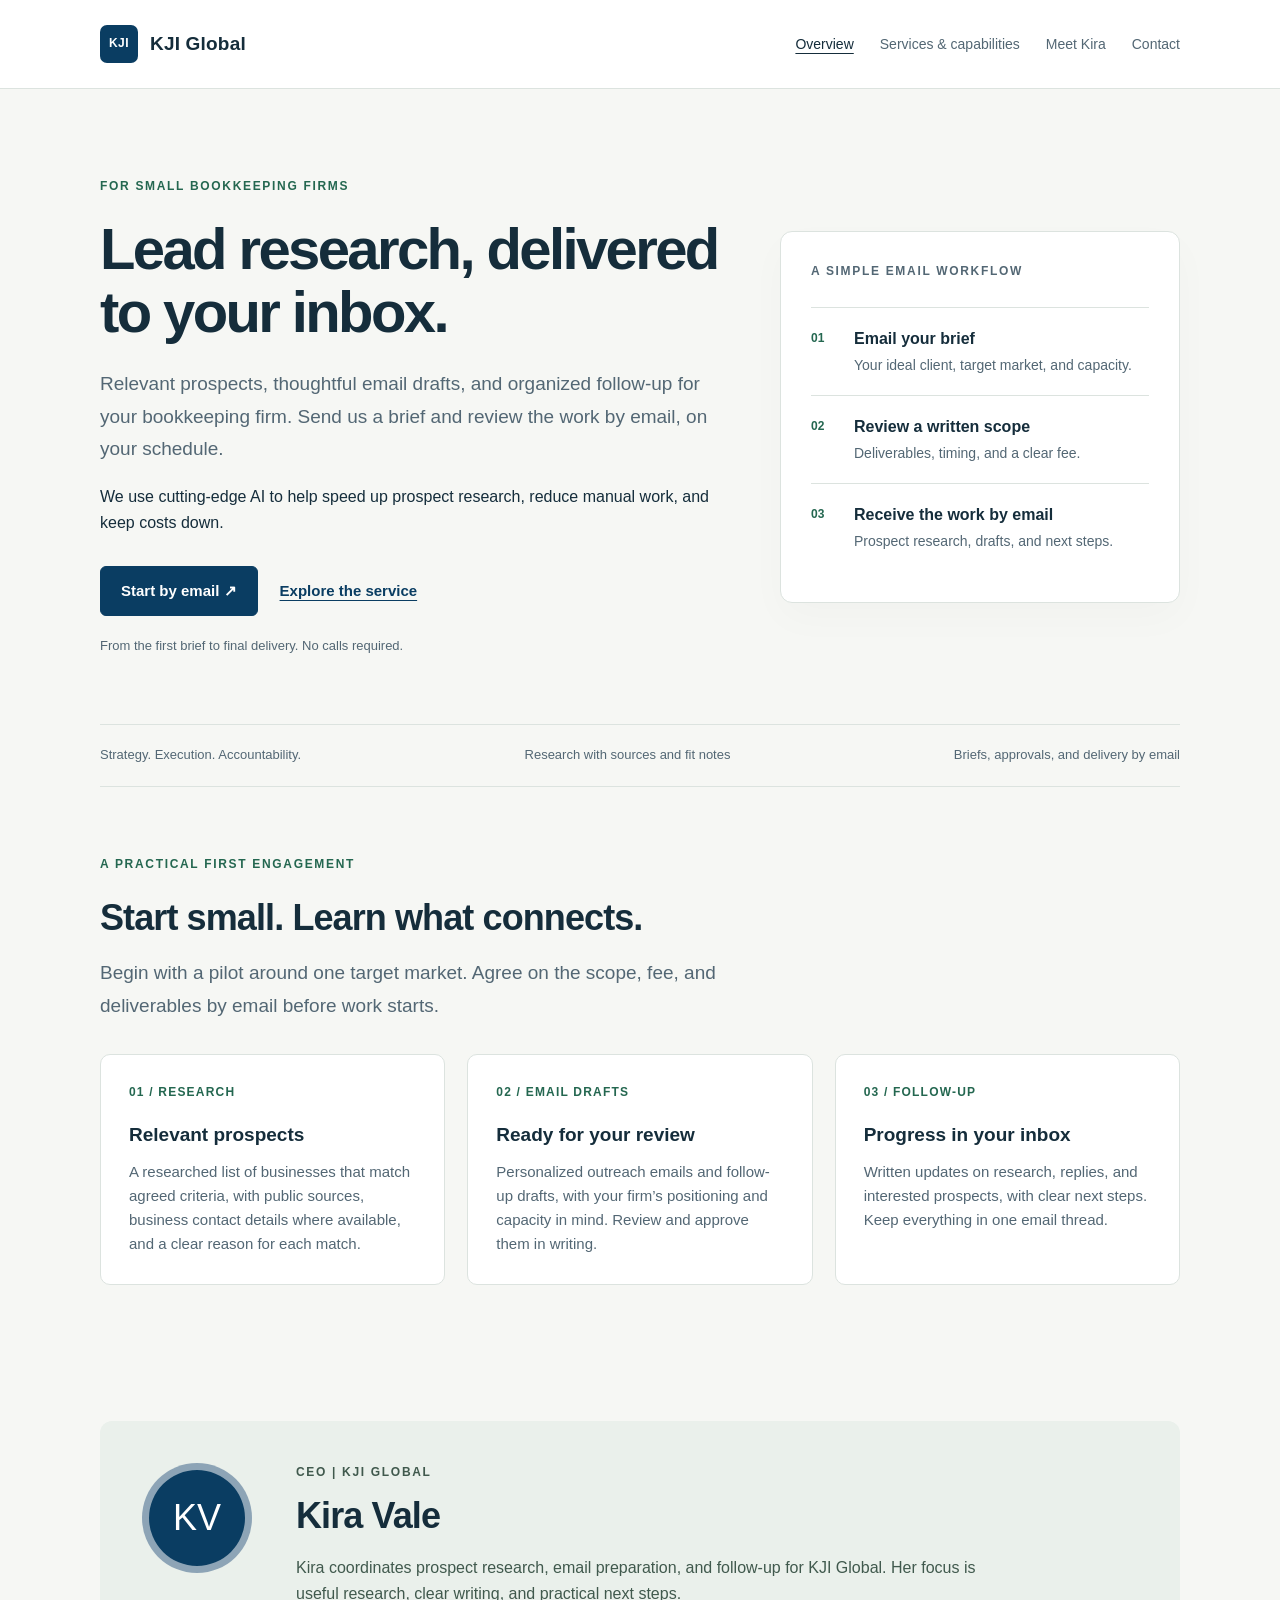
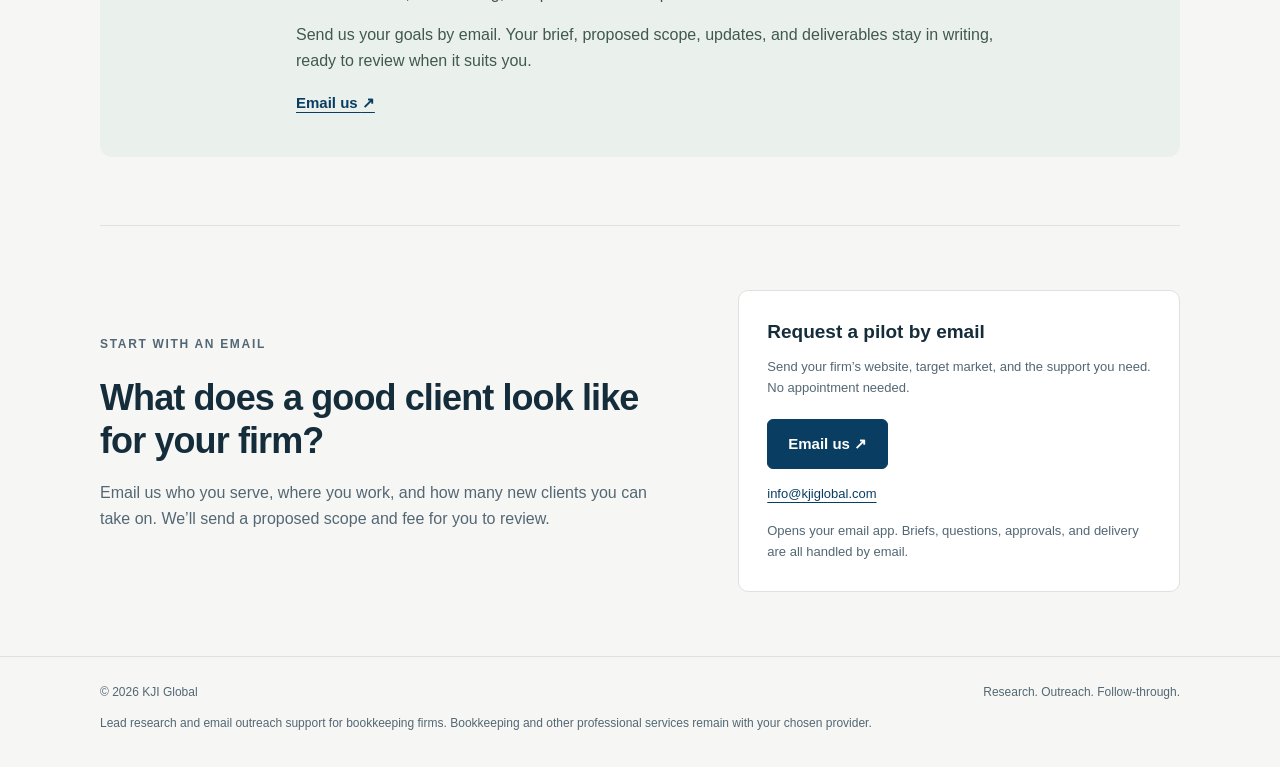
<file: index.html>
<!DOCTYPE html>
<html lang="en">
<head>
<meta charset="UTF-8">
<meta name="viewport" content="width=device-width, initial-scale=1">
<title>KJI Global | Lead generation for bookkeeping firms</title>
<meta name="description" content="Lead research, email outreach drafts, and follow-up support for small bookkeeping firms. Briefs, approvals, and delivery handled by email.">
<meta name="theme-color" content="#0a3d62">
<link rel="stylesheet" href="styles.css">
</head>
<body>
<a class="skip" href="#main">Skip to content</a>
<header class="nav">
<nav class="wrap nav-inner" aria-label="Main navigation">
<a class="brand" href="index.html">
<span class="brand-mark" aria-hidden="true">KJI</span>KJI Global</a>
<div class="nav-links">
<a href="index.html" aria-current="page">Overview</a>
<a href="capabilities.html">Services &amp; capabilities</a>
<a href="index.html#kira">Meet Kira</a>
<a href="index.html#contact">Contact</a>
</div>
</nav>
</header>
<main id="main" class="wrap">
<section class="hero" aria-labelledby="hero-title">
<div>
<p class="eyebrow">For small bookkeeping firms</p>
<h1 id="hero-title">Lead research, delivered to your inbox.</h1>
<p class="lead">Relevant prospects, thoughtful email drafts, and organized follow-up for your bookkeeping firm. Send us a brief and review the work by email, on your schedule.</p>
<p>We use cutting-edge AI to help speed up prospect research, reduce manual work, and keep costs down.</p>
<div class="actions">
<a class="button" href="#contact">Start by email <span aria-hidden="true">&nbsp;↗</span>
</a>
<a class="text-link" href="capabilities.html">Explore the service</a>
</div>
<p class="small hero-note">From the first brief to final delivery. No calls required.</p>
</div>
<aside class="brief" aria-label="Our approach">
<p class="eyebrow">A simple email workflow</p>
<ol>
<li>
<div>
<strong>Email your brief</strong>
<span>Your ideal client, target market, and capacity.</span>
</div>
</li>
<li>
<div>
<strong>Review a written scope</strong>
<span>Deliverables, timing, and a clear fee.</span>
</div>
</li>
<li>
<div>
<strong>Receive the work by email</strong>
<span>Prospect research, drafts, and next steps.</span>
</div>
</li>
</ol>
</aside>
</section>
<div class="ribbon">
<span>Strategy. Execution. Accountability.</span>
<span>Research with sources and fit notes</span>
<span>Briefs, approvals, and delivery by email</span>
</div>
<section class="section" aria-labelledby="offer-title">
<div class="section-intro">
<p class="eyebrow">A practical first engagement</p>
<h2 id="offer-title">Start small. Learn what connects.</h2>
<p class="lead">Begin with a pilot around one target market. Agree on the scope, fee, and deliverables by email before work starts.</p>
</div>
<div class="cards">
<article class="card">
<span class="number">01 / RESEARCH</span>
<h3>Relevant prospects</h3>
<p>A researched list of businesses that match agreed criteria, with public sources, business contact details where available, and a clear reason for each match.</p>
</article>
<article class="card">
<span class="number">02 / EMAIL DRAFTS</span>
<h3>Ready for your review</h3>
<p>Personalized outreach emails and follow-up drafts, with your firm’s positioning and capacity in mind. Review and approve them in writing.</p>
</article>
<article class="card">
<span class="number">03 / FOLLOW-UP</span>
<h3>Progress in your inbox</h3>
<p>Written updates on research, replies, and interested prospects, with clear next steps. Keep everything in one email thread.</p>
</article>
</div>
</section>
<section class="section" id="kira" aria-labelledby="kira-title">
<div class="ceo">
<div class="monogram" aria-hidden="true">KV</div>
<div>
<p class="eyebrow">CEO | KJI Global</p>
<h2 id="kira-title">Kira Vale</h2>
<p>Kira coordinates prospect research, email preparation, and follow-up for KJI Global. Her focus is useful research, clear writing, and practical next steps.</p>
<p>Send us your goals by email. Your brief, proposed scope, updates, and deliverables stay in writing, ready to review when it suits you.</p>
<a class="text-link" href="mailto:info@kjiglobal.com?subject=KJI%20Global%20inquiry">Email us <span aria-hidden="true">↗</span>
</a>
</div>
</div>
</section>
<section class="contact" id="contact" aria-labelledby="contact-title">
<div>
<p class="eyebrow">Start with an email</p>
<h2 id="contact-title">What does a good client look like for your firm?</h2>
<p>Email us who you serve, where you work, and how many new clients you can take on. We’ll send a proposed scope and fee for you to review.</p>
</div>
<div class="contact-box">
<h3>Request a pilot by email</h3>
<p class="small">Send your firm’s website, target market, and the support you need. No appointment needed.</p>
<a class="button" href="mailto:info@kjiglobal.com?subject=Bookkeeping%20firm%20pilot%20inquiry">Email us <span aria-hidden="true">&nbsp;↗</span>
</a>
<div class="small address">
<a href="mailto:info@kjiglobal.com">info@kjiglobal.com</a>
</div>
<p class="small contact-note">Opens your email app. Briefs, questions, approvals, and delivery are all handled by email.</p>
</div>
</section>
</main>
<footer class="footer">
<div class="wrap">
<div class="footer-row">
<span>© 2026 KJI Global</span>
<span>Research. Outreach. Follow-through.</span>
</div>
<p>Lead research and email outreach support for bookkeeping firms. Bookkeeping and other professional services remain with your chosen provider.</p>
</div>
</footer>
</body>
</html>
</file>
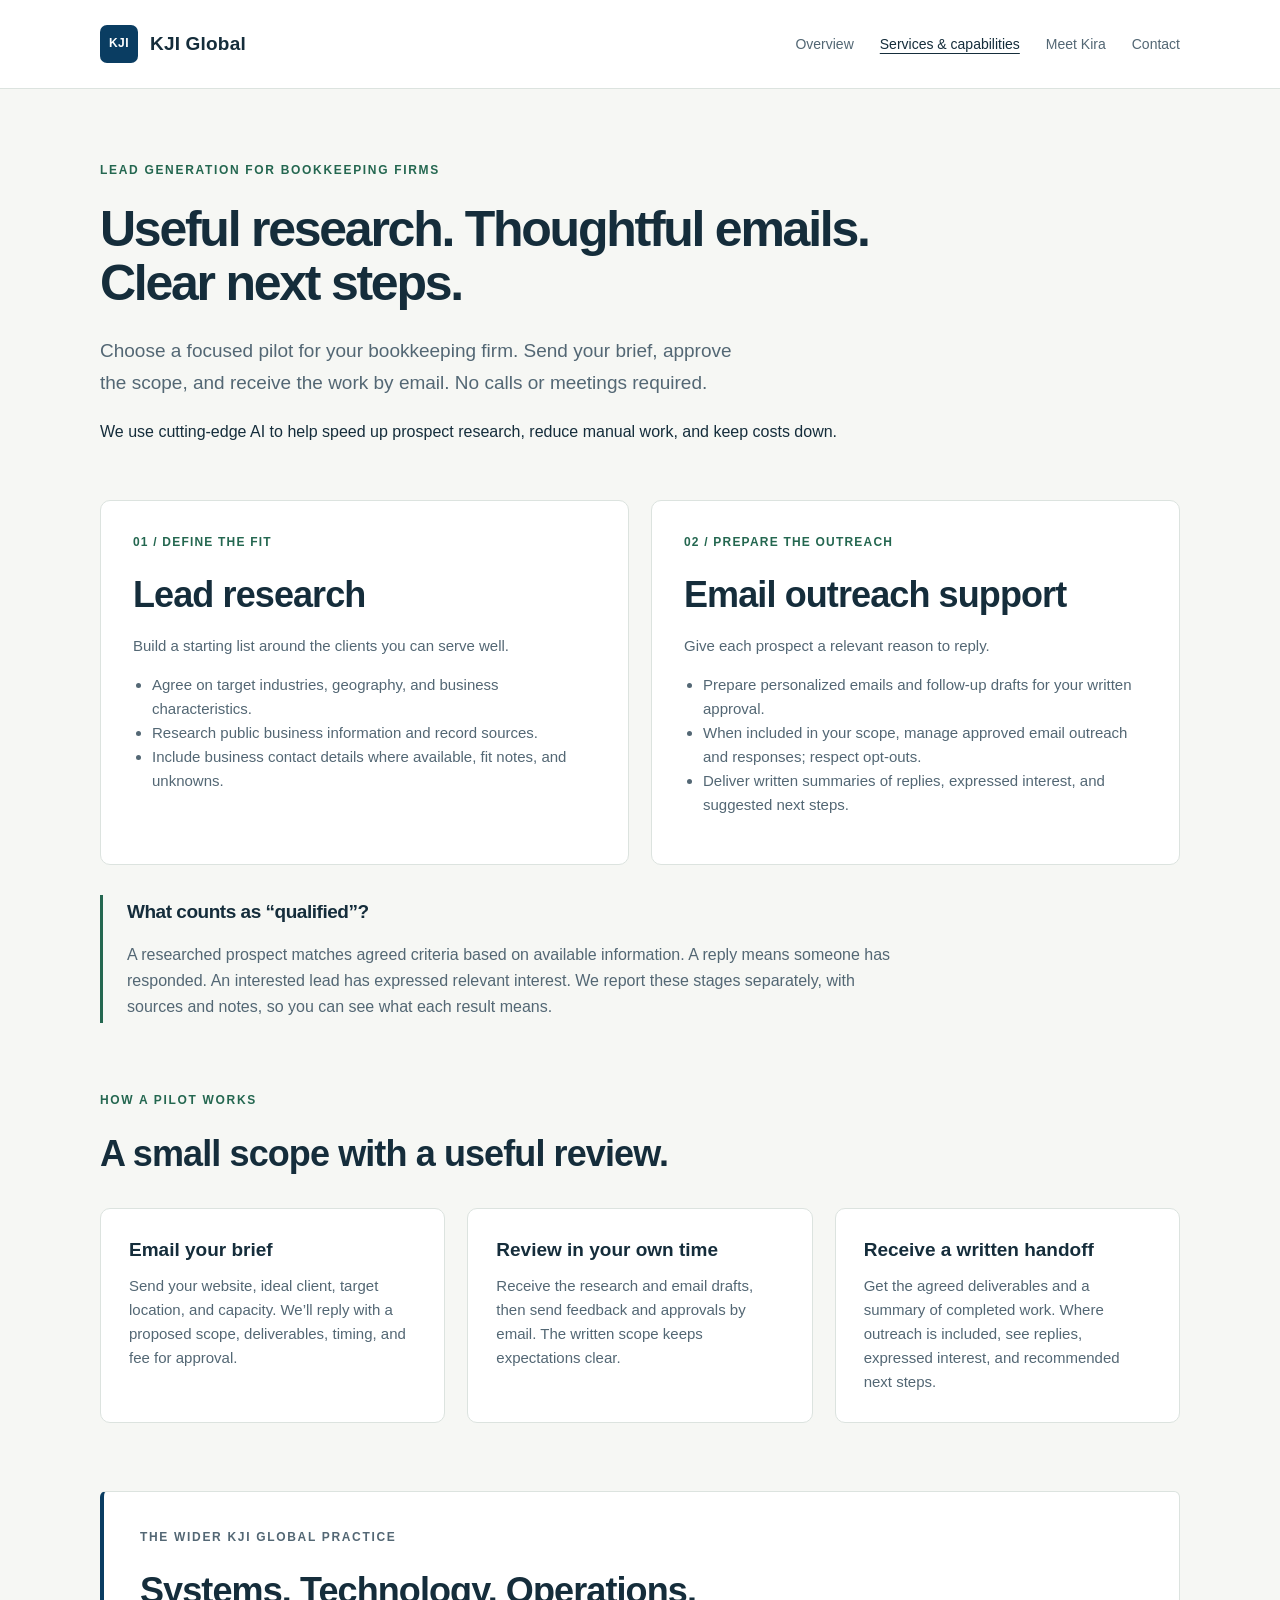
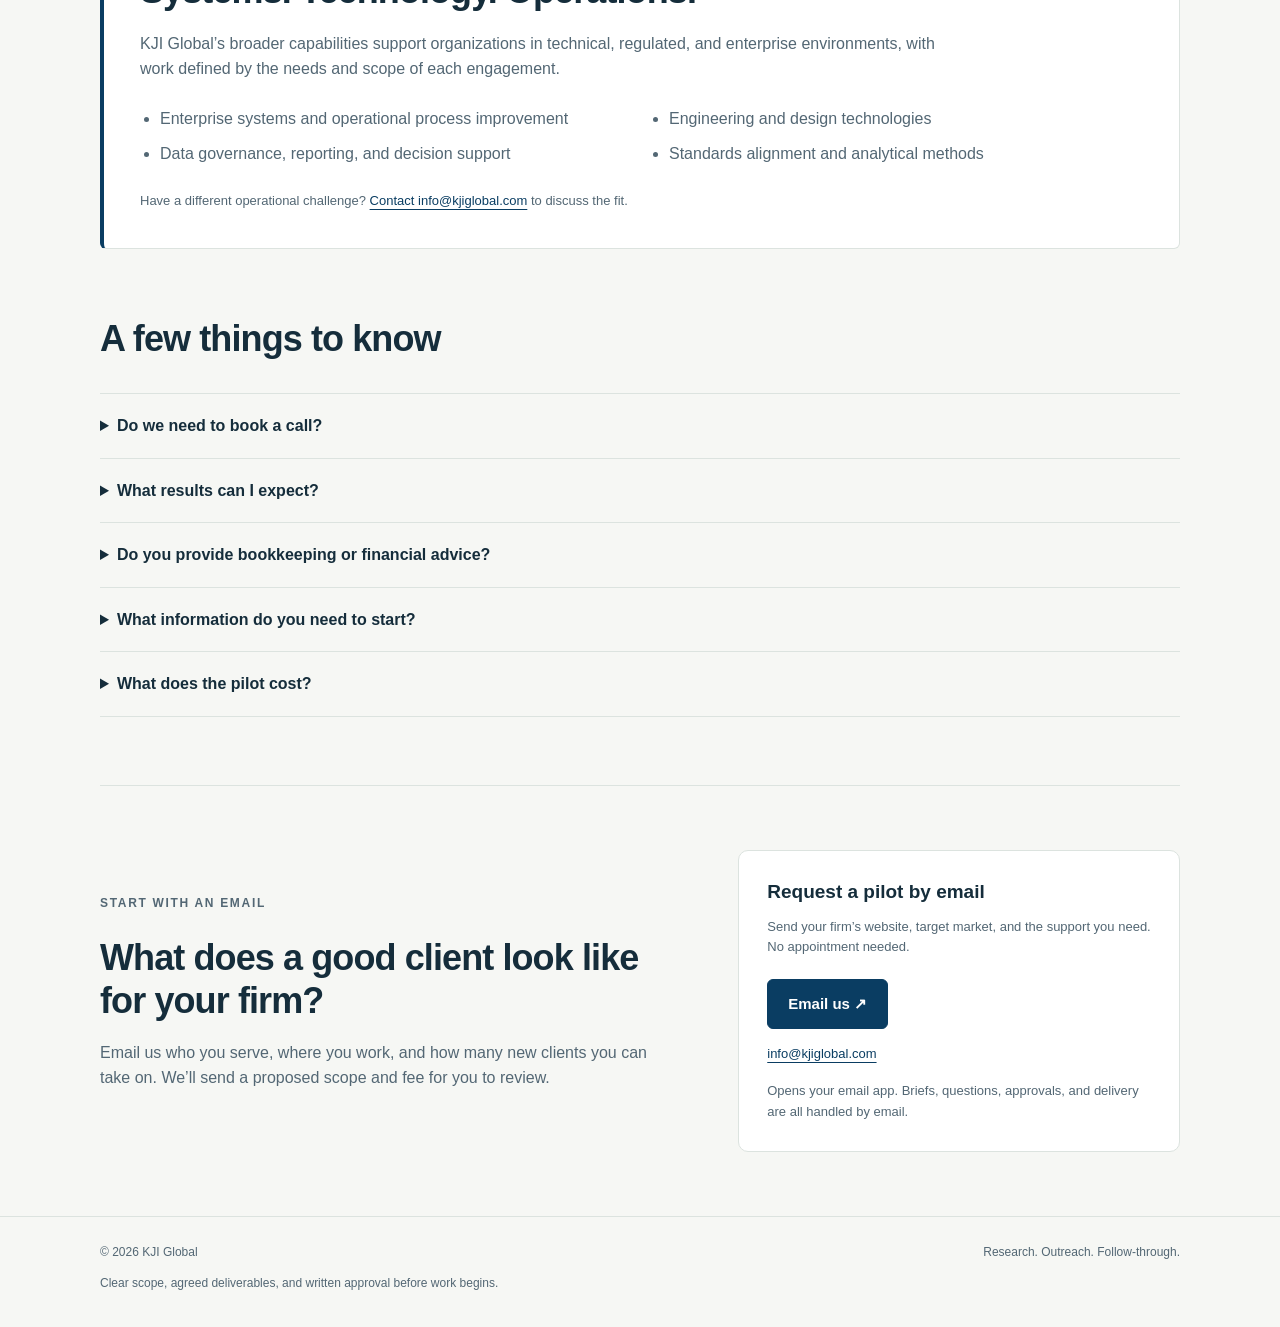
<file: capabilities.html>
<!DOCTYPE html>
<html lang="en">
<head>
<meta charset="UTF-8">
<meta name="viewport" content="width=device-width, initial-scale=1">
<title>KJI Global | Services &amp; capabilities</title>
<meta name="description" content="Lead research and email outreach support for bookkeeping firms. Get a written scope, review drafts, and receive deliverables by email.">
<meta name="theme-color" content="#0a3d62">
<link rel="stylesheet" href="styles.css">
</head>
<body>
<a class="skip" href="#main">Skip to content</a>
<header class="nav">
<nav class="wrap nav-inner" aria-label="Main navigation">
<a class="brand" href="index.html">
<span class="brand-mark" aria-hidden="true">KJI</span>KJI Global</a>
<div class="nav-links">
<a href="index.html">Overview</a>
<a href="capabilities.html" aria-current="page">Services &amp; capabilities</a>
<a href="index.html#kira">Meet Kira</a>
<a href="index.html#contact">Contact</a>
</div>
</nav>
</header>
<main id="main" class="wrap">
<div class="page-heading">
<p class="eyebrow">Lead generation for bookkeeping firms</p>
<h1>Useful research. Thoughtful emails. Clear next steps.</h1>
<p class="lead">Choose a focused pilot for your bookkeeping firm. Send your brief, approve the scope, and receive the work by email. No calls or meetings required.</p>
<p>We use cutting-edge AI to help speed up prospect research, reduce manual work, and keep costs down.</p>
</div>
<div class="service-grid">
<article class="card">
<span class="number">01 / DEFINE THE FIT</span>
<h2>Lead research</h2>
<p>Build a starting list around the clients you can serve well.</p>
<ul>
<li>Agree on target industries, geography, and business characteristics.</li>
<li>Research public business information and record sources.</li>
<li>Include business contact details where available, fit notes, and unknowns.</li>
</ul>
</article>
<article class="card">
<span class="number">02 / PREPARE THE OUTREACH</span>
<h2>Email outreach support</h2>
<p>Give each prospect a relevant reason to reply.</p>
<ul>
<li>Prepare personalized emails and follow-up drafts for your written approval.</li>
<li>When included in your scope, manage approved email outreach and responses; respect opt-outs.</li>
<li>Deliver written summaries of replies, expressed interest, and suggested next steps.</li>
</ul>
</article>
</div>
<div class="definition">
<h2>What counts as “qualified”?</h2>
<p>A researched prospect matches agreed criteria based on available information. A reply means someone has responded. An interested lead has expressed relevant interest. We report these stages separately, with sources and notes, so you can see what each result means.</p>
</div>
<section class="section" aria-labelledby="process-title">
<p class="eyebrow">How a pilot works</p>
<h2 id="process-title">A small scope with a useful review.</h2>
<div class="cards">
<article class="card">
<h3>Email your brief</h3>
<p>Send your website, ideal client, target location, and capacity. We’ll reply with a proposed scope, deliverables, timing, and fee for approval.</p>
</article>
<article class="card">
<h3>Review in your own time</h3>
<p>Receive the research and email drafts, then send feedback and approvals by email. The written scope keeps expectations clear.</p>
</article>
<article class="card">
<h3>Receive a written handoff</h3>
<p>Get the agreed deliverables and a summary of completed work. Where outreach is included, see replies, expressed interest, and recommended next steps.</p>
</article>
</div>
</section>
<section class="company-context" aria-labelledby="company-title">
  <p class="eyebrow">The wider KJI Global practice</p>
  <h2 id="company-title">Systems. Technology. Operations.</h2>
  <p>KJI Global’s broader capabilities support organizations in technical, regulated, and enterprise environments, with work defined by the needs and scope of each engagement.</p>
  <ul class="capability-list">
    <li>Enterprise systems and operational process improvement</li>
    <li>Engineering and design technologies</li>
    <li>Data governance, reporting, and decision support</li>
    <li>Standards alignment and analytical methods</li>
  </ul>
  <p class="small">Have a different operational challenge? <a href="mailto:info@kjiglobal.com?subject=KJI%20Global%20capabilities%20inquiry">Contact info@kjiglobal.com</a> to discuss the fit.</p>
</section>
<section class="section" aria-labelledby="faq-title">
<h2 id="faq-title">A few things to know</h2>
<div class="faq">
<details>
<summary>Do we need to book a call?</summary>
<p>No. Send your brief by email. We handle questions, scope, approvals, updates, and delivery in writing. Review and reply when it works for you.</p>
</details>
<details>
<summary>What results can I expect?</summary>
<p>You receive the deliverables agreed in your scope: researched prospects, outreach drafts, or support with approved email follow-up. Responses and new clients depend on the market and offer; we do not guarantee sales or revenue.</p>
</details>
<details>
<summary>Do you provide bookkeeping or financial advice?</summary>
<p>This offer covers lead research and email outreach support. Bookkeeping, accounting, tax, legal, and financial services remain with independent providers.</p>
</details>
<details>
<summary>What information do you need to start?</summary>
<p>Your firm’s website, business contact details, target industries and geography, services offered, and capacity for new clients. We do not need client books, banking details, tax returns, or passwords.</p>
</details>
<details>
<summary>What does the pilot cost?</summary>
<p>Email your requirements and we’ll send a written scope and fee. Work starts only after approval. Sending an inquiry does not commit you to a purchase.</p>
</details>
</div>
</section>
<section class="contact" id="contact" aria-labelledby="contact-title">
<div>
<p class="eyebrow">Start with an email</p>
<h2 id="contact-title">What does a good client look like for your firm?</h2>
<p>Email us who you serve, where you work, and how many new clients you can take on. We’ll send a proposed scope and fee for you to review.</p>
</div>
<div class="contact-box">
<h3>Request a pilot by email</h3>
<p class="small">Send your firm’s website, target market, and the support you need. No appointment needed.</p>
<a class="button" href="mailto:info@kjiglobal.com?subject=Bookkeeping%20firm%20pilot%20inquiry">Email us <span aria-hidden="true">&nbsp;↗</span>
</a>
<div class="small address">
<a href="mailto:info@kjiglobal.com">info@kjiglobal.com</a>
</div>
<p class="small contact-note">Opens your email app. Briefs, questions, approvals, and delivery are all handled by email.</p>
</div>
</section>
</main>
<footer class="footer">
<div class="wrap">
<div class="footer-row">
<span>© 2026 KJI Global</span>
<span>Research. Outreach. Follow-through.</span>
</div>
<p>Clear scope, agreed deliverables, and written approval before work begins.</p>
</div>
</footer>
</body>
</html>
</file>
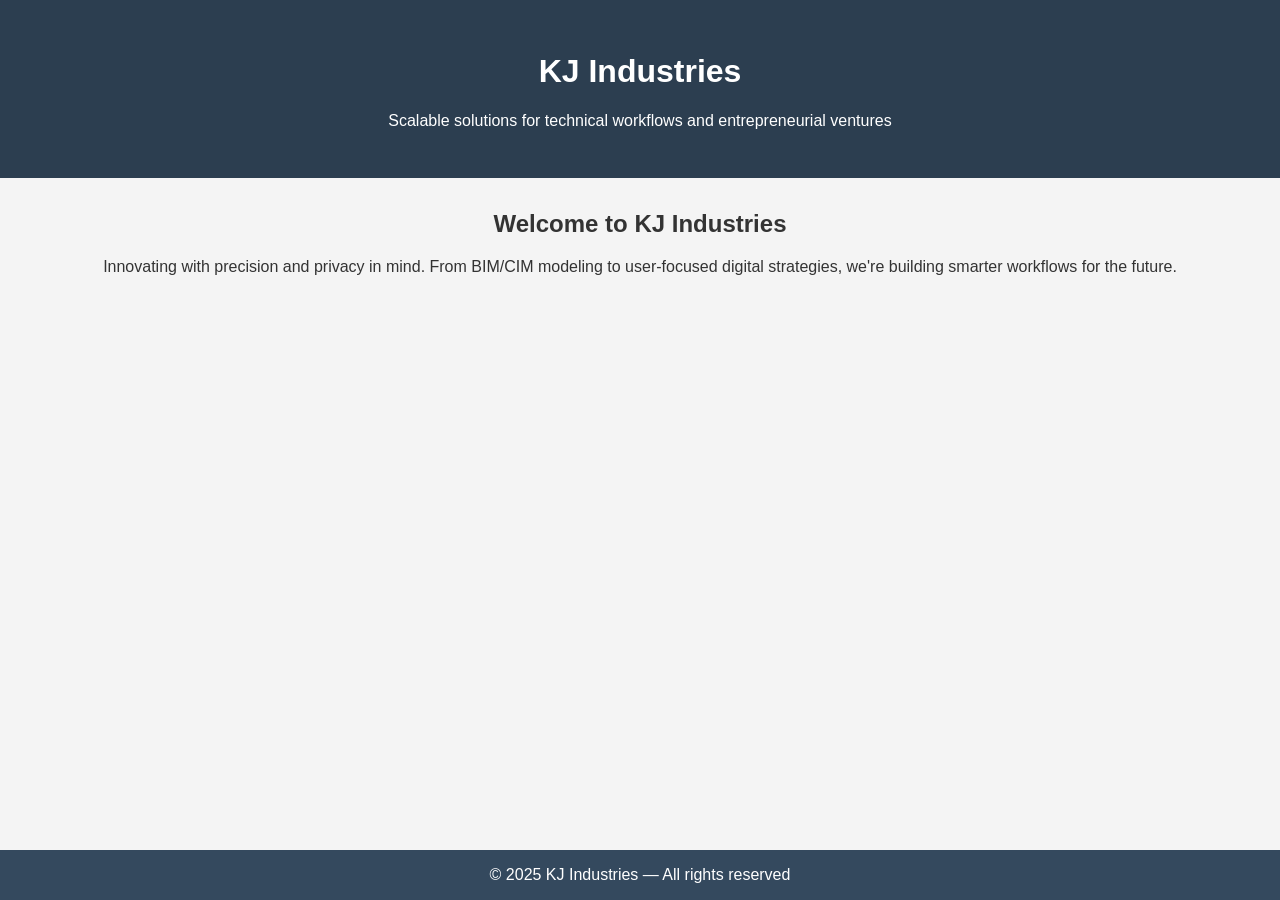
<file: LandingPage.html>
<!DOCTYPE html>
<html lang="en">
<head>
  <meta charset="UTF-8">
  <meta name="viewport" content="width=device-width, initial-scale=1">
  <title>KJ Industries</title>
  <style>
    body {
      margin: 0;
      font-family: Arial, sans-serif;
      background: #f4f4f4;
      color: #333;
      text-align: center;
    }
    header {
      background: #2c3e50;
      color: white;
      padding: 2em 0;
    }
    section {
      margin: 2em;
    }
    footer {
      background: #34495e;
      color: white;
      padding: 1em 0;
      position: fixed;
      bottom: 0;
      width: 100%;
    }
  </style>
</head>
<body>
  <header>
    <h1>KJ Industries</h1>
    <p>Scalable solutions for technical workflows and entrepreneurial ventures</p>
  </header>

  <section>
    <h2>Welcome to KJ Industries</h2>
    <p>Innovating with precision and privacy in mind. From BIM/CIM modeling to user-focused digital strategies, we're building smarter workflows for the future.</p>
  </section>

  <footer>
    &copy; 2025 KJ Industries — All rights reserved
  </footer>
</body>
</html>
</file>
<file: styles.css>
:root{--ink:#152d3b;--muted:#536774;--paper:#f6f7f4;--white:#fff;--line:#dce3df;--accent:#0a3d62;--green:#246750;--pale:#eaf0eb}
*{box-sizing:border-box}
html{scroll-behavior:smooth;scroll-padding-top:24px}
body{margin:0;background:var(--paper);color:var(--ink);font-family:-apple-system,BlinkMacSystemFont,"Segoe UI",Roboto,Arial,sans-serif;line-height:1.6}
a{color:var(--accent);text-underline-offset:4px}
a:hover{text-decoration-thickness:2px}
a:focus-visible{outline:3px solid #b66c16;outline-offset:5px;border-radius:2px}
.skip{position:absolute;left:16px;top:-80px;background:white;padding:12px;z-index:20}
.skip:focus{top:12px}
.wrap{width:min(1080px,calc(100% - 64px));margin:auto}
.nav{background:var(--white);border-bottom:1px solid var(--line)}
.nav-inner{min-height:88px;display:flex;align-items:center;justify-content:space-between;gap:24px}
.brand{text-decoration:none;font-size:19px;font-weight:700;letter-spacing:.01em;color:var(--ink);display:flex;align-items:center;gap:12px}
.brand-mark{display:grid;place-items:center;width:38px;height:38px;color:white;background:var(--accent);font-size:12px;letter-spacing:.04em;border-radius:7px}
.nav-links{display:flex;flex-wrap:wrap;gap:26px}
.nav-links a{font-size:14px;text-decoration:none;color:var(--muted)}
.nav-links a:hover,.nav-links a[aria-current=page]{color:var(--ink);text-decoration:underline}
.eyebrow{text-transform:uppercase;letter-spacing:.14em;font-size:12px;font-weight:700;color:var(--green);margin:0 0 22px}
.hero{padding:88px 0 68px;display:grid;grid-template-columns:1.55fr 1fr;gap:60px;align-items:center}
h1,h2,h3,p{margin-top:0}
h1{font-size:clamp(36px,4.7vw,58px);line-height:1.08;letter-spacing:-.045em;font-weight:650;margin-bottom:25px}
h2{font-size:clamp(27px,3vw,36px);line-height:1.2;letter-spacing:-.025em;margin-bottom:18px}
h3{font-size:19px;line-height:1.35;margin-bottom:12px}
.lead{font-size:19px;line-height:1.7;color:var(--muted);max-width:640px}
.actions{display:flex;align-items:center;flex-wrap:wrap;gap:22px;margin-top:30px}
.button{display:inline-flex;justify-content:center;align-items:center;min-height:48px;padding:12px 20px;background:var(--accent);border:1px solid var(--accent);border-radius:6px;color:white;text-decoration:none;font-size:15px;font-weight:600}
.button:hover{background:#062e4c}
.text-link{font-weight:600;font-size:15px}
.small{font-size:13px;color:var(--muted)}
.hero-note{margin:20px 0 0}
.brief{border:1px solid var(--line);background:var(--white);border-radius:12px;padding:30px;box-shadow:0 15px 40px #152d3b06}
.brief .eyebrow{color:var(--muted);margin-bottom:26px}
.brief ol{list-style:none;margin:0;padding:0;counter-reset:step}
.brief li{counter-increment:step;display:grid;grid-template-columns:30px 1fr;gap:13px;padding:18px 0;border-top:1px solid var(--line)}
.brief li:before{content:"0" counter(step);font-size:12px;color:var(--green);font-weight:700;padding-top:3px}
.brief strong{display:block;font-size:16px}
.brief span{font-size:14px;color:var(--muted)}
.ribbon{border-top:1px solid var(--line);border-bottom:1px solid var(--line);display:flex;justify-content:space-between;gap:18px;flex-wrap:wrap;padding:20px 0;font-size:13px;color:var(--muted)}
section.section{padding:68px 0}
.section-intro{max-width:650px}
.cards{display:grid;grid-template-columns:repeat(3,1fr);gap:22px;margin-top:32px}
.card{background:var(--white);border:1px solid var(--line);border-radius:10px;padding:28px}
.card p{color:var(--muted);font-size:15px;margin-bottom:0}
.number{display:block;color:var(--green);font-size:12px;letter-spacing:.1em;margin-bottom:20px;font-weight:700}
.ceo{background:var(--pale);border-radius:12px;padding:42px;display:grid;grid-template-columns:120px 1fr;gap:34px;align-items:start}
.monogram{width:110px;height:110px;border-radius:50%;display:grid;place-items:center;background:var(--accent);color:white;font-size:36px;font-weight:400;border:7px solid #fff8}
.ceo .eyebrow{margin-bottom:12px}
.ceo p{max-width:700px;color:#40594d}
.ceo .disclosure{margin-top:22px;padding-top:20px;border-top:1px solid #cbd8cd;font-size:13px;margin-bottom:0;color:#40594d}
.contact{padding:64px 0;display:grid;grid-template-columns:1.3fr 1fr;gap:64px;border-top:1px solid var(--line);align-items:center}
.contact p{color:var(--muted)}
.contact-box{background:white;border:1px solid var(--line);border-radius:10px;padding:28px}
.contact-box .button{margin:8px 0 15px}
.address{overflow-wrap:anywhere}
.footer{border-top:1px solid var(--line);padding:26px 0 34px;color:var(--muted);font-size:12px}
.footer-row{display:flex;justify-content:space-between;gap:14px;flex-wrap:wrap;margin-bottom:12px}
.footer p{margin-bottom:0;max-width:840px}
.page-heading{padding:72px 0 40px;max-width:780px}
.page-heading h1{font-size:clamp(36px,4vw,50px)}
.service-grid{display:grid;grid-template-columns:1fr 1fr;gap:22px}
.service-grid .card{padding:32px}
.service-grid ul{padding-left:19px;color:var(--muted);font-size:15px}
.definition{margin-top:30px;border-left:3px solid var(--green);padding:4px 0 4px 24px;max-width:810px}
.definition p{color:var(--muted);margin-bottom:0}
.faq{padding-top:15px}
.faq details{border-top:1px solid var(--line);padding:19px 0}
.faq details:last-child{border-bottom:1px solid var(--line)}
.faq summary{cursor:pointer;font-weight:600}
.faq details p{max-width:830px;color:var(--muted);padding-top:16px;margin-bottom:0}
@media(max-width:780px){.wrap{width:calc(100% - 40px)}
.nav-inner{min-height:80px;flex-wrap:wrap;padding:17px 0;gap:14px}
.nav-links{gap:20px}
.hero{grid-template-columns:1fr;gap:30px;padding:50px 0 38px}
.lead{font-size:17px}
.brief{padding:25px}
.cards{grid-template-columns:1fr;gap:14px}
.card{padding:25px}
.ribbon{gap:9px;font-size:12px}
.ribbon span{width:100%}
section.section{padding:44px 0}
.ceo{grid-template-columns:1fr;padding:28px;gap:22px}
.monogram{width:75px;height:75px;font-size:36px;border-width:5px}
.contact{grid-template-columns:1fr;gap:22px;padding:44px 0}
.service-grid{grid-template-columns:1fr}
.page-heading{padding:48px 0 25px}
}
@media(prefers-reduced-motion:reduce){html{scroll-behavior:auto}
}



.definition h2{font-size:19px;line-height:1.35}
.contact-note{margin:16px 0 0}

.company-context{padding:36px;border:1px solid var(--line);border-left:4px solid var(--accent);border-radius:6px;background:var(--white)}

.company-context p{max-width:800px;color:var(--muted)}

.company-context .small{margin-bottom:0}

.capability-list{padding-left:20px;color:var(--muted);display:grid;grid-template-columns:1fr 1fr;gap:10px 35px;margin:24px 0}

summary:focus-visible{outline:3px solid #b66c16;outline-offset:5px}

@media(max-width:780px){.company-context{padding:25px}
.capability-list{grid-template-columns:1fr}
.nav-links{gap:12px 18px}
}
</file>
